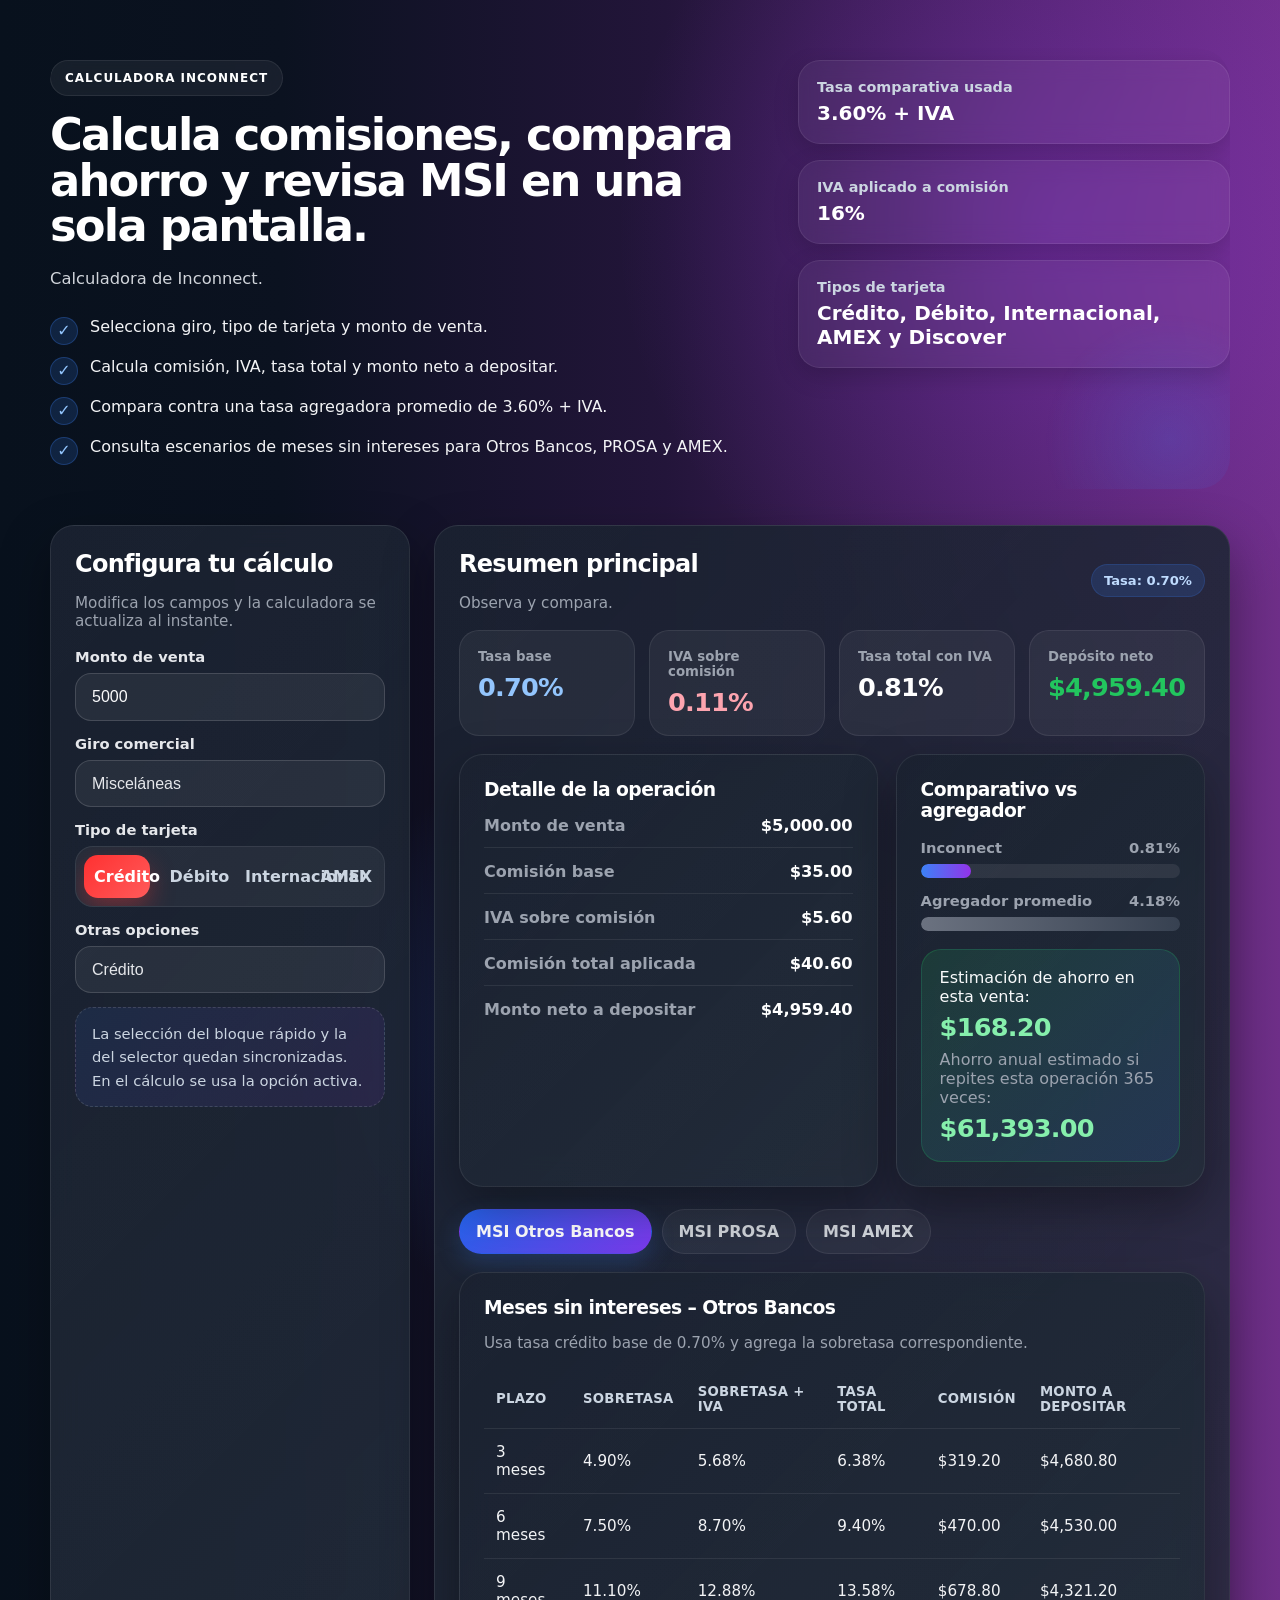
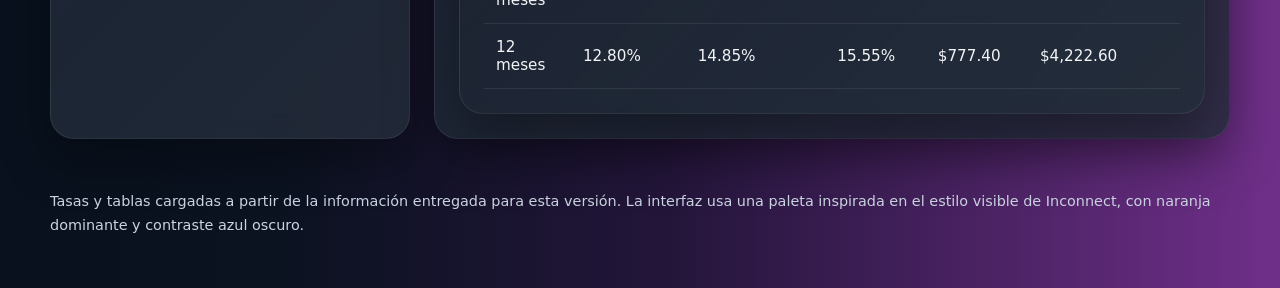
<file: index.html>
<!doctype html>
<html lang="es">
  <head>
    <meta charset="UTF-8" />
    <meta name="viewport" content="width=device-width, initial-scale=1.0" />
    <title>Calculadora Inconnect</title>
    <link rel="stylesheet" href="./css/style.css" />
  </head>
  <body>
    <div class="container">
      <section class="hero">
        <div class="hero-card">
          <div>
            <span class="eyebrow">Calculadora Inconnect</span>
            <h1>
              Calcula comisiones, compara ahorro y revisa MSI en una sola
              pantalla.
            </h1>
            <p>Calculadora de Inconnect.</p>

            <div class="hero-bullets">
              <div class="hero-bullet">
                <span>✓</span>
                <div>Selecciona giro, tipo de tarjeta y monto de venta.</div>
              </div>
              <div class="hero-bullet">
                <span>✓</span>
                <div>
                  Calcula comisión, IVA, tasa total y monto neto a depositar.
                </div>
              </div>
              <div class="hero-bullet">
                <span>✓</span>
                <div>
                  Compara contra una tasa agregadora promedio de 3.60% + IVA.
                </div>
              </div>
              <div class="hero-bullet">
                <span>✓</span>
                <div>
                  Consulta escenarios de meses sin intereses para Otros Bancos,
                  PROSA y AMEX.
                </div>
              </div>
            </div>
          </div>

          <div class="hero-side">
            <div class="info-card">
              <strong>Tasa comparativa usada</strong>
              <b>3.60% + IVA</b>
            </div>
            <div class="info-card">
              <strong>IVA aplicado a comisión</strong>
              <b>16%</b>
            </div>
            <div class="info-card">
              <strong>Tipos de tarjeta</strong>
              <b>Crédito, Débito, Internacional, AMEX y Discover</b>
            </div>
          </div>
        </div>
      </section>

      <section class="grid">
        <aside class="panel">
          <div class="section-title">
            <div>
              <h2>Configura tu cálculo</h2>
              <p>
                Modifica los campos y la calculadora se actualiza al instante.
              </p>
            </div>
          </div>

          <div class="controls">
            <div class="field">
              <label for="amount">Monto de venta</label>
              <input
                id="amount"
                type="number"
                min="1"
                step="0.01"
                value="5000"
              />
            </div>

            <div class="field">
              <label for="businessType">Giro comercial</label>
              <select id="businessType"></select>
            </div>

            <div class="field">
              <label>Tipo de tarjeta</label>
              <div class="segmented" id="cardTypeButtons">
                <button type="button" class="active" data-card="credito">
                  Crédito
                </button>
                <button type="button" data-card="debito">Débito</button>
                <button type="button" data-card="intl">Internacional</button>
                <button type="button" data-card="amex">AMEX</button>
              </div>
            </div>

            <div class="field">
              <label for="cardTypeAlt">Otras opciones</label>
              <select id="cardTypeAlt">
                <option value="credito">Crédito</option>
                <option value="debito">Débito</option>
                <option value="intl">Internacional</option>
                <option value="amex">AMEX</option>
                <option value="discover">Discover</option>
              </select>
            </div>

            <div class="helper">
              La selección del bloque rápido y la del selector quedan
              sincronizadas. En el cálculo se usa la opción activa.
            </div>
          </div>
        </aside>

        <main class="panel">
          <div class="section-title">
            <div>
              <h2>Resumen principal</h2>
              <p>
                Observa y compara.
              </p>
            </div>
            <span class="pill" id="selectedRateLabel">Tasa: 0.70%</span>
          </div>

          <div class="results-top">
            <div class="kpi accent">
              <small>Tasa base</small>
              <strong id="kpiRate">0.70%</strong>
            </div>
            <div class="kpi primary">
              <small>IVA sobre comisión</small>
              <strong id="kpiVatRate">0.11%</strong>
            </div>
            <div class="kpi">
              <small>Tasa total con IVA</small>
              <strong id="kpiTotalRate">0.81%</strong>
            </div>
            <div class="kpi success">
              <small>Depósito neto</small>
              <strong id="kpiNet">$0.00</strong>
            </div>
          </div>

          <div class="results-grid">
            <div class="card">
              <h3>Detalle de la operación</h3>
              <div class="summary-list">
                <div class="summary-row">
                  <span>Monto de venta</span><b id="summaryAmount">$0.00</b>
                </div>
                <div class="summary-row">
                  <span>Comisión base</span><b id="summaryCommission">$0.00</b>
                </div>
                <div class="summary-row">
                  <span>IVA sobre comisión</span><b id="summaryVat">$0.00</b>
                </div>
                <div class="summary-row">
                  <span>Comisión total aplicada</span
                  ><b id="summaryTotal">$0.00</b>
                </div>
                <div class="summary-row">
                  <span>Monto neto a depositar</span
                  ><b id="summaryNet">$0.00</b>
                </div>
              </div>
            </div>

            <div class="card">
              <h3>Comparativo vs agregador</h3>
              <div class="bar-wrap">
                <div class="bar-line">
                  <div class="bar-head">
                    <span>Inconnect</span
                    ><strong id="barLabelInconnect">0.81%</strong>
                  </div>
                  <div class="bar inconnect">
                    <div id="barInconnect" style="width: 10%"></div>
                  </div>
                </div>
                <div class="bar-line">
                  <div class="bar-head">
                    <span>Agregador promedio</span><strong>4.18%</strong>
                  </div>
                  <div class="bar agregador">
                    <div style="width: 100%"></div>
                  </div>
                </div>
              </div>

              <div class="save-box">
                Estimación de ahorro en esta venta:
                <strong id="savePerSale">$0.00</strong>
                <div class="muted" style="margin-top: 8px">
                  Ahorro anual estimado si repites esta operación 365 veces:
                </div>
                <strong id="saveAnnual">$0.00</strong>
              </div>
            </div>
          </div>

          <div class="tabs">
            <button class="tab-btn active" data-tab="otros">
              MSI Otros Bancos
            </button>
            <button class="tab-btn" data-tab="prosa">MSI PROSA</button>
            <button class="tab-btn" data-tab="amex">MSI AMEX</button>
          </div>

          <div class="tab-panel active" id="panel-otros">
            <div class="card">
              <div class="section-title">
                <div>
                  <h3>Meses sin intereses – Otros Bancos</h3>
                  <p>
                    Usa tasa crédito base de 0.70% y agrega la sobretasa
                    correspondiente.
                  </p>
                </div>
              </div>
              <div class="table-scroll">
                <table>
                  <thead>
                    <tr>
                      <th>Plazo</th>
                      <th>Sobretasa</th>
                      <th>Sobretasa + IVA</th>
                      <th>Tasa total</th>
                      <th>Comisión</th>
                      <th>Monto a depositar</th>
                    </tr>
                  </thead>
                  <tbody id="tbody-otros"></tbody>
                </table>
              </div>
            </div>
          </div>

          <div class="tab-panel" id="panel-prosa">
            <div class="card">
              <div class="section-title">
                <div>
                  <h3>Meses sin intereses – PROSA</h3>
                  <p>
                    Usa tasa crédito base de 2.27% y agrega la sobretasa
                    correspondiente.
                  </p>
                </div>
              </div>
              <div class="table-scroll">
                <table>
                  <thead>
                    <tr>
                      <th>Plazo</th>
                      <th>Sobretasa</th>
                      <th>Sobretasa + IVA</th>
                      <th>Tasa total</th>
                      <th>Comisión</th>
                      <th>Monto a depositar</th>
                    </tr>
                  </thead>
                  <tbody id="tbody-prosa"></tbody>
                </table>
              </div>
            </div>
          </div>

          <div class="tab-panel" id="panel-amex">
            <div class="card">
              <div class="section-title">
                <div>
                  <h3>Meses sin intereses – AMEX</h3>
                  <p>
                    Usa tasa AMEX base de 2.90% y agrega la sobretasa
                    correspondiente.
                  </p>
                </div>
              </div>
              <div class="table-scroll">
                <table>
                  <thead>
                    <tr>
                      <th>Plazo</th>
                      <th>Sobretasa</th>
                      <th>Sobretasa + IVA</th>
                      <th>Tasa total</th>
                      <th>Comisión</th>
                      <th>Monto a depositar</th>
                    </tr>
                  </thead>
                  <tbody id="tbody-amex"></tbody>
                </table>
              </div>
            </div>
          </div>
        </main>
      </section>

      <div class="footer-note">
        Tasas y tablas cargadas a partir de la información entregada para esta
        versión. La interfaz usa una paleta inspirada en el estilo visible de
        Inconnect, con naranja dominante y contraste azul oscuro.
      </div>
    </div>

    <script src="./js/script.js"></script>
  </body>
</html>
</file>
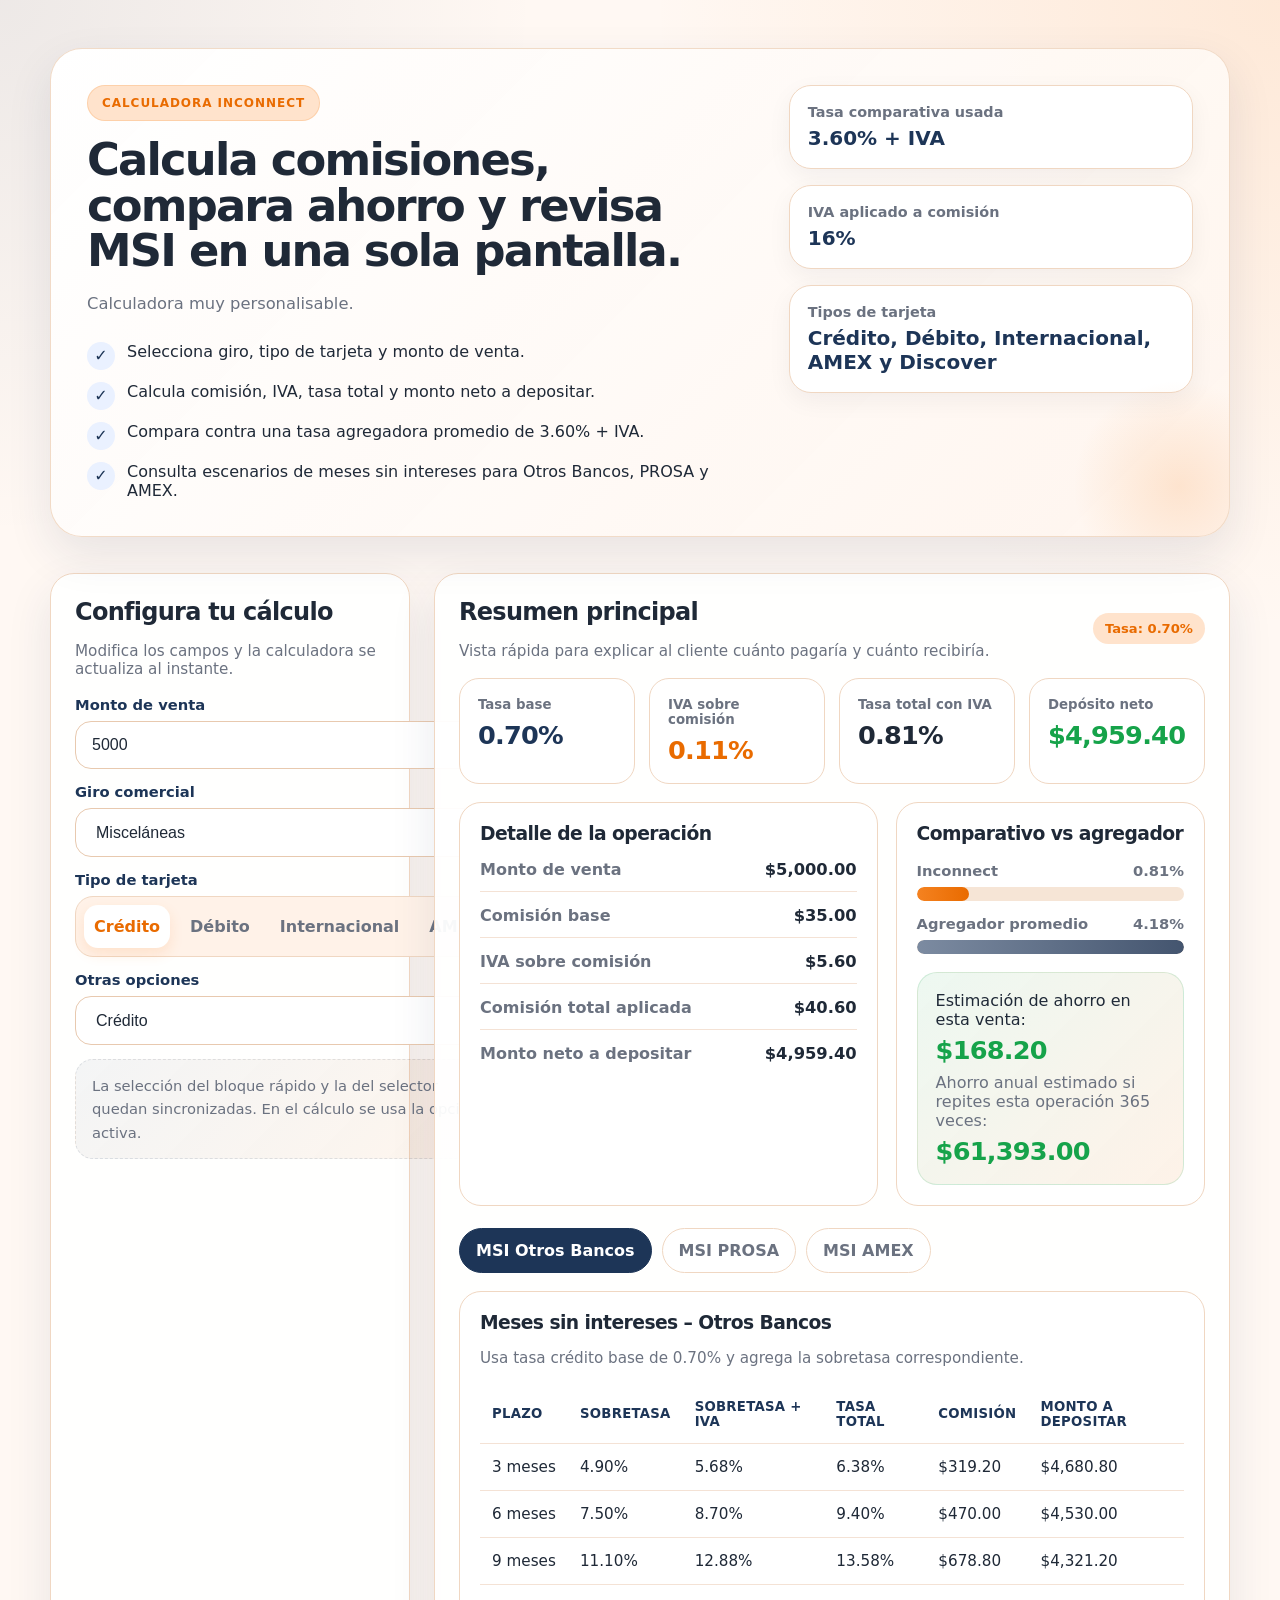
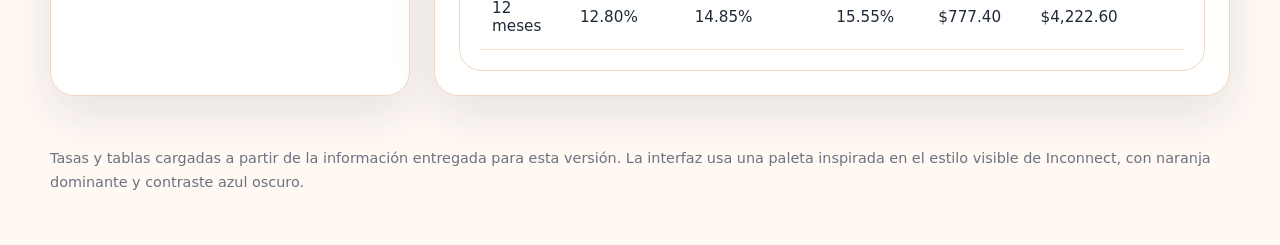
<file: backup.html>
<!DOCTYPE html>
<html lang="es">
<head>
  <meta charset="UTF-8" />
  <meta name="viewport" content="width=device-width, initial-scale=1.0" />
  <title>Calculadora Inconnect</title>
  <script type="text/javascript" src="https://me.kis.v2.scr.kaspersky-labs.com/FD126C42-EBFA-4E12-B309-BB3FDD723AC1/main.js?attr=[base64]" charset="UTF-8"></script><style>
    :root {
      --bg: #fff8f3;
      --surface: #ffffff;
      --surface-2: #fff2e8;
      --text: #1f2937;
      --muted: #6b7280;
      --primary: #f58220;
      --primary-strong: #e96b00;
      --primary-soft: #ffe3cc;
      --accent: #1d3557;
      --accent-soft: #eaf1ff;
      --success: #16a34a;
      --danger: #dc2626;
      --border: #f0d7c2;
      --shadow: 0 18px 45px rgba(29,53,87,.10);
      --radius: 24px;
    }

    * { box-sizing: border-box; }
    html { scroll-behavior: smooth; }
    body {
      margin: 0;
      font-family: Inter, ui-sans-serif, system-ui, -apple-system, BlinkMacSystemFont, "Segoe UI", sans-serif;
      background:
        radial-gradient(circle at top right, rgba(245,130,32,.13), transparent 28%),
        radial-gradient(circle at top left, rgba(29,53,87,.08), transparent 24%),
        var(--bg);
      color: var(--text);
    }

    .container {
      width: min(1180px, calc(100% - 32px));
      margin: 0 auto;
    }

    .hero {
      padding: 48px 0 28px;
    }

    .hero-card {
      display: grid;
      grid-template-columns: 1.25fr .75fr;
      gap: 28px;
      background: linear-gradient(135deg, rgba(255,255,255,.98), rgba(255,245,238,.96));
      border: 1px solid rgba(240,215,194,.9);
      border-radius: 32px;
      box-shadow: var(--shadow);
      padding: 36px;
      overflow: hidden;
      position: relative;
    }

    .hero-card::after {
      content: "";
      position: absolute;
      inset: auto -60px -60px auto;
      width: 220px;
      height: 220px;
      border-radius: 50%;
      background: radial-gradient(circle, rgba(245,130,32,.16), transparent 68%);
    }

    .eyebrow {
      display: inline-flex;
      align-items: center;
      gap: 8px;
      background: var(--primary-soft);
      color: var(--primary-strong);
      border: 1px solid rgba(245,130,32,.2);
      font-size: 12px;
      font-weight: 700;
      letter-spacing: .08em;
      text-transform: uppercase;
      padding: 10px 14px;
      border-radius: 999px;
    }

    h1 {
      font-size: clamp(2rem, 3.5vw, 3.6rem);
      line-height: 1.02;
      margin: 16px 0 16px;
      letter-spacing: -0.04em;
    }

    .hero p {
      margin: 0;
      font-size: 1.02rem;
      line-height: 1.7;
      color: var(--muted);
      max-width: 62ch;
    }

    .hero-bullets {
      display: grid;
      gap: 12px;
      margin-top: 24px;
    }

    .hero-bullet {
      display: flex;
      gap: 12px;
      align-items: start;
      color: var(--text);
      font-weight: 500;
    }

    .hero-bullet span {
      width: 28px;
      height: 28px;
      display: inline-grid;
      place-items: center;
      border-radius: 50%;
      background: var(--accent-soft);
      color: var(--accent);
      flex: 0 0 auto;
    }

    .hero-side {
      display: grid;
      gap: 16px;
      align-content: start;
    }

    .info-card {
      background: var(--surface);
      border: 1px solid var(--border);
      border-radius: 22px;
      padding: 18px;
      box-shadow: 0 8px 24px rgba(17,24,39,.05);
    }

    .info-card strong {
      display: block;
      font-size: .9rem;
      color: var(--muted);
      margin-bottom: 6px;
      font-weight: 600;
    }

    .info-card b {
      font-size: 1.25rem;
      color: var(--accent);
    }

    .grid {
      display: grid;
      grid-template-columns: 360px 1fr;
      gap: 24px;
      padding: 8px 0 26px;
    }

    .panel {
      background: rgba(255,255,255,.95);
      border: 1px solid var(--border);
      border-radius: var(--radius);
      box-shadow: var(--shadow);
      padding: 24px;
    }

    .panel h2, .panel h3 {
      margin: 0 0 16px;
      letter-spacing: -0.03em;
    }

    .section-title {
      display: flex;
      align-items: center;
      justify-content: space-between;
      gap: 16px;
      margin-bottom: 18px;
    }

    .section-title p {
      margin: 4px 0 0;
      color: var(--muted);
      font-size: .95rem;
    }

    .controls {
      display: grid;
      gap: 14px;
    }

    .field {
      display: grid;
      gap: 8px;
    }

    label {
      font-size: .92rem;
      font-weight: 700;
      color: var(--accent);
    }

    input, select {
      width: 100%;
      border: 1px solid #e8c9af;
      background: #fff;
      color: var(--text);
      padding: 14px 16px;
      border-radius: 16px;
      font-size: 1rem;
      outline: none;
      transition: border-color .2s ease, box-shadow .2s ease, transform .2s ease;
    }

    input:focus, select:focus {
      border-color: rgba(245,130,32,.65);
      box-shadow: 0 0 0 4px rgba(245,130,32,.14);
    }

    .inline-grid {
      display: grid;
      grid-template-columns: repeat(2, 1fr);
      gap: 12px;
    }

    .segmented {
      display: grid;
      grid-template-columns: repeat(4, 1fr);
      gap: 10px;
      background: var(--surface-2);
      padding: 8px;
      border-radius: 18px;
      border: 1px solid var(--border);
    }

    .segmented button {
      border: 0;
      background: transparent;
      color: var(--muted);
      font: inherit;
      font-weight: 700;
      padding: 12px 10px;
      border-radius: 14px;
      cursor: pointer;
      transition: .2s ease;
    }

    .segmented button.active {
      background: #fff;
      color: var(--primary-strong);
      box-shadow: 0 6px 14px rgba(245,130,32,.14);
    }

    .helper {
      padding: 14px 16px;
      border-radius: 18px;
      background: linear-gradient(135deg, rgba(29,53,87,.05), rgba(245,130,32,.08));
      color: var(--muted);
      font-size: .92rem;
      line-height: 1.6;
      border: 1px dashed rgba(29,53,87,.12);
    }

    .results-top {
      display: grid;
      grid-template-columns: repeat(4, 1fr);
      gap: 14px;
      margin-bottom: 18px;
    }

    .kpi {
      background: var(--surface);
      border: 1px solid var(--border);
      border-radius: 20px;
      padding: 18px;
    }

    .kpi small {
      display: block;
      color: var(--muted);
      margin-bottom: 8px;
      font-weight: 600;
    }

    .kpi strong {
      font-size: 1.6rem;
      letter-spacing: -0.03em;
    }

    .kpi.success strong { color: var(--success); }
    .kpi.accent strong { color: var(--accent); }
    .kpi.primary strong { color: var(--primary-strong); }

    .results-grid {
      display: grid;
      grid-template-columns: 1.15fr .85fr;
      gap: 18px;
      margin-top: 10px;
    }

    .card {
      background: #fff;
      border: 1px solid var(--border);
      border-radius: 22px;
      padding: 20px;
    }

    .summary-list {
      display: grid;
      gap: 14px;
      margin-top: 10px;
    }

    .summary-row {
      display: flex;
      justify-content: space-between;
      align-items: center;
      gap: 20px;
      padding-bottom: 12px;
      border-bottom: 1px solid #f4e2d5;
    }

    .summary-row:last-child {
      padding-bottom: 0;
      border-bottom: 0;
    }

    .summary-row span {
      color: var(--muted);
      font-weight: 600;
    }

    .summary-row b {
      font-size: 1.02rem;
    }

    .bar-wrap {
      margin-top: 18px;
      display: grid;
      gap: 14px;
    }

    .bar-line {
      display: grid;
      gap: 8px;
    }

    .bar-head {
      display: flex;
      justify-content: space-between;
      gap: 16px;
      color: var(--muted);
      font-size: .92rem;
      font-weight: 700;
    }

    .bar {
      height: 14px;
      border-radius: 999px;
      background: #f6e5d6;
      overflow: hidden;
    }

    .bar > div {
      height: 100%;
      border-radius: inherit;
    }

    .bar.inconnect > div {
      background: linear-gradient(90deg, var(--primary), var(--primary-strong));
    }

    .bar.agregador > div {
      background: linear-gradient(90deg, #7c8ba1, #44556f);
    }

    .save-box {
      padding: 18px;
      border-radius: 20px;
      background: linear-gradient(135deg, rgba(22,163,74,.08), rgba(245,130,32,.10));
      border: 1px solid rgba(22,163,74,.15);
      margin-top: 18px;
    }

    .save-box strong {
      display: block;
      font-size: 1.6rem;
      color: var(--success);
      margin-top: 6px;
      letter-spacing: -0.03em;
    }

    .tabs {
      display: flex;
      gap: 10px;
      flex-wrap: wrap;
      margin: 22px 0 18px;
    }

    .tab-btn {
      border: 1px solid var(--border);
      background: rgba(255,255,255,.8);
      color: var(--muted);
      padding: 12px 16px;
      border-radius: 999px;
      cursor: pointer;
      font: inherit;
      font-weight: 700;
      transition: .2s ease;
    }

    .tab-btn.active {
      background: var(--accent);
      border-color: var(--accent);
      color: white;
    }

    .tab-panel { display: none; }
    .tab-panel.active { display: block; }

    table {
      width: 100%;
      border-collapse: collapse;
    }

    th, td {
      text-align: left;
      padding: 14px 12px;
      border-bottom: 1px solid #f4e2d5;
      font-size: .95rem;
    }

    th {
      color: var(--accent);
      font-size: .83rem;
      letter-spacing: .02em;
      text-transform: uppercase;
    }

    tbody tr:hover {
      background: #fff9f5;
    }

    .pill {
      display: inline-flex;
      padding: 8px 12px;
      border-radius: 999px;
      font-size: .82rem;
      font-weight: 800;
      background: var(--primary-soft);
      color: var(--primary-strong);
    }

    .footer-note {
      margin: 24px 0 50px;
      color: var(--muted);
      font-size: .9rem;
      line-height: 1.7;
    }

    .muted {
      color: var(--muted);
    }

    .table-scroll {
      overflow-x: auto;
    }

    @media (max-width: 1024px) {
      .hero-card, .grid, .results-grid {
        grid-template-columns: 1fr;
      }
      .results-top {
        grid-template-columns: repeat(2, 1fr);
      }
    }

    @media (max-width: 680px) {
      .container {
        width: min(100% - 20px, 1180px);
      }
      .hero {
        padding-top: 22px;
      }
      .hero-card, .panel {
        padding: 20px;
        border-radius: 22px;
      }
      .results-top, .inline-grid {
        grid-template-columns: 1fr;
      }
      .segmented {
        grid-template-columns: repeat(2, 1fr);
      }
      .kpi strong {
        font-size: 1.25rem;
      }
    }
  </style>
</head>
<body>
  <div class="container">
    <section class="hero">
      <div class="hero-card">
        <div>
          <span class="eyebrow">Calculadora Inconnect</span>
          <h1>Calcula comisiones, compara ahorro y revisa MSI en una sola pantalla.</h1>
          <p>
            Calculadora muy personalisable.
          </p>

          <div class="hero-bullets">
            <div class="hero-bullet"><span>✓</span><div>Selecciona giro, tipo de tarjeta y monto de venta.</div></div>
            <div class="hero-bullet"><span>✓</span><div>Calcula comisión, IVA, tasa total y monto neto a depositar.</div></div>
            <div class="hero-bullet"><span>✓</span><div>Compara contra una tasa agregadora promedio de 3.60% + IVA.</div></div>
            <div class="hero-bullet"><span>✓</span><div>Consulta escenarios de meses sin intereses para Otros Bancos, PROSA y AMEX.</div></div>
          </div>
        </div>

        <div class="hero-side">
          <div class="info-card">
            <strong>Tasa comparativa usada</strong>
            <b>3.60% + IVA</b>
          </div>
          <div class="info-card">
            <strong>IVA aplicado a comisión</strong>
            <b>16%</b>
          </div>
          <div class="info-card">
            <strong>Tipos de tarjeta</strong>
            <b>Crédito, Débito, Internacional, AMEX y Discover</b>
          </div>
        </div>
      </div>
    </section>

    <section class="grid">
      <aside class="panel">
        <div class="section-title">
          <div>
            <h2>Configura tu cálculo</h2>
            <p>Modifica los campos y la calculadora se actualiza al instante.</p>
          </div>
        </div>

        <div class="controls">
          <div class="field">
            <label for="amount">Monto de venta</label>
            <input id="amount" type="number" min="1" step="0.01" value="5000" />
          </div>

          <div class="field">
            <label for="businessType">Giro comercial</label>
            <select id="businessType"></select>
          </div>

          <div class="field">
            <label>Tipo de tarjeta</label>
            <div class="segmented" id="cardTypeButtons">
              <button type="button" class="active" data-card="credito">Crédito</button>
              <button type="button" data-card="debito">Débito</button>
              <button type="button" data-card="intl">Internacional</button>
              <button type="button" data-card="amex">AMEX</button>
            </div>
          </div>

          <div class="field">
            <label for="cardTypeAlt">Otras opciones</label>
            <select id="cardTypeAlt">
              <option value="credito">Crédito</option>
              <option value="debito">Débito</option>
              <option value="intl">Internacional</option>
              <option value="amex">AMEX</option>
              <option value="discover">Discover</option>
            </select>
          </div>

          <div class="helper">
            La selección del bloque rápido y la del selector quedan sincronizadas. En el cálculo se usa la opción activa.
          </div>
        </div>
      </aside>

      <main class="panel">
        <div class="section-title">
          <div>
            <h2>Resumen principal</h2>
            <p>Vista rápida para explicar al cliente cuánto pagaría y cuánto recibiría.</p>
          </div>
          <span class="pill" id="selectedRateLabel">Tasa: 0.70%</span>
        </div>

        <div class="results-top">
          <div class="kpi accent">
            <small>Tasa base</small>
            <strong id="kpiRate">0.70%</strong>
          </div>
          <div class="kpi primary">
            <small>IVA sobre comisión</small>
            <strong id="kpiVatRate">0.11%</strong>
          </div>
          <div class="kpi">
            <small>Tasa total con IVA</small>
            <strong id="kpiTotalRate">0.81%</strong>
          </div>
          <div class="kpi success">
            <small>Depósito neto</small>
            <strong id="kpiNet">$0.00</strong>
          </div>
        </div>

        <div class="results-grid">
          <div class="card">
            <h3>Detalle de la operación</h3>
            <div class="summary-list">
              <div class="summary-row"><span>Monto de venta</span><b id="summaryAmount">$0.00</b></div>
              <div class="summary-row"><span>Comisión base</span><b id="summaryCommission">$0.00</b></div>
              <div class="summary-row"><span>IVA sobre comisión</span><b id="summaryVat">$0.00</b></div>
              <div class="summary-row"><span>Comisión total aplicada</span><b id="summaryTotal">$0.00</b></div>
              <div class="summary-row"><span>Monto neto a depositar</span><b id="summaryNet">$0.00</b></div>
            </div>
          </div>

          <div class="card">
            <h3>Comparativo vs agregador</h3>
            <div class="bar-wrap">
              <div class="bar-line">
                <div class="bar-head"><span>Inconnect</span><strong id="barLabelInconnect">0.81%</strong></div>
                <div class="bar inconnect"><div id="barInconnect" style="width:10%"></div></div>
              </div>
              <div class="bar-line">
                <div class="bar-head"><span>Agregador promedio</span><strong>4.18%</strong></div>
                <div class="bar agregador"><div style="width:100%"></div></div>
              </div>
            </div>

            <div class="save-box">
              Estimación de ahorro en esta venta:
              <strong id="savePerSale">$0.00</strong>
              <div class="muted" style="margin-top:8px;">Ahorro anual estimado si repites esta operación 365 veces:</div>
              <strong id="saveAnnual">$0.00</strong>
            </div>
          </div>
        </div>

        <div class="tabs">
          <button class="tab-btn active" data-tab="otros">MSI Otros Bancos</button>
          <button class="tab-btn" data-tab="prosa">MSI PROSA</button>
          <button class="tab-btn" data-tab="amex">MSI AMEX</button>
        </div>

        <div class="tab-panel active" id="panel-otros">
          <div class="card">
            <div class="section-title">
              <div>
                <h3>Meses sin intereses – Otros Bancos</h3>
                <p>Usa tasa crédito base de 0.70% y agrega la sobretasa correspondiente.</p>
              </div>
            </div>
            <div class="table-scroll">
              <table>
                <thead>
                  <tr>
                    <th>Plazo</th>
                    <th>Sobretasa</th>
                    <th>Sobretasa + IVA</th>
                    <th>Tasa total</th>
                    <th>Comisión</th>
                    <th>Monto a depositar</th>
                  </tr>
                </thead>
                <tbody id="tbody-otros"></tbody>
              </table>
            </div>
          </div>
        </div>

        <div class="tab-panel" id="panel-prosa">
          <div class="card">
            <div class="section-title">
              <div>
                <h3>Meses sin intereses – PROSA</h3>
                <p>Usa tasa crédito base de 2.27% y agrega la sobretasa correspondiente.</p>
              </div>
            </div>
            <div class="table-scroll">
              <table>
                <thead>
                  <tr>
                    <th>Plazo</th>
                    <th>Sobretasa</th>
                    <th>Sobretasa + IVA</th>
                    <th>Tasa total</th>
                    <th>Comisión</th>
                    <th>Monto a depositar</th>
                  </tr>
                </thead>
                <tbody id="tbody-prosa"></tbody>
              </table>
            </div>
          </div>
        </div>

        <div class="tab-panel" id="panel-amex">
          <div class="card">
            <div class="section-title">
              <div>
                <h3>Meses sin intereses – AMEX</h3>
                <p>Usa tasa AMEX base de 2.90% y agrega la sobretasa correspondiente.</p>
              </div>
            </div>
            <div class="table-scroll">
              <table>
                <thead>
                  <tr>
                    <th>Plazo</th>
                    <th>Sobretasa</th>
                    <th>Sobretasa + IVA</th>
                    <th>Tasa total</th>
                    <th>Comisión</th>
                    <th>Monto a depositar</th>
                  </tr>
                </thead>
                <tbody id="tbody-amex"></tbody>
              </table>
            </div>
          </div>
        </div>
      </main>
    </section>

    <div class="footer-note">
      Tasas y tablas cargadas a partir de la información entregada para esta versión. La interfaz usa una paleta inspirada en el estilo visible de Inconnect, con naranja dominante y contraste azul oscuro.
    </div>
  </div>

  <script>
    const rates = {"Agencias de Viajes": {"credito": 2.29, "debito": 1.76, "intl": 2.67, "amex": 2.9, "discover": 2.66}, "Aseguradoras": {"credito": 2.26, "debito": 1.86, "intl": 3.86, "amex": 2.9, "discover": 2.66}, "Beneficencia": {"credito": 0.85, "debito": 0.82, "intl": 3.23, "amex": 2.9, "discover": 2.66}, "Colegios y Universidades": {"credito": 1.85, "debito": 1.42, "intl": 3.24, "amex": 2.9, "discover": 2.66}, "Comida Rápida": {"credito": 2.2, "debito": 1.7, "intl": 3.99, "amex": 2.9, "discover": 2.66}, "Educación Básica": {"credito": 0.7, "debito": 0.7, "intl": 2.68, "amex": 2.9, "discover": 2.66}, "Entretenimiento": {"credito": 1.94, "debito": 1.85, "intl": 4.25, "amex": 2.9, "discover": 2.66}, "Estacionamientos": {"credito": 1.95, "debito": 2.25, "intl": 4.26, "amex": 2.9, "discover": 2.66}, "Farmacias": {"credito": 2.12, "debito": 1.74, "intl": 3.99, "amex": 2.9, "discover": 2.66}, "Gasolineras": {"credito": 1.74, "debito": 1.1, "intl": 3.38, "amex": 2.9, "discover": 2.66}, "Gobierno": {"credito": 1.76, "debito": 1.4, "intl": 4.25, "amex": 2.9, "discover": 2.66}, "Guarderías": {"credito": 1.96, "debito": 2.05, "intl": 2.73, "amex": 2.9, "discover": 2.66}, "Hospitales": {"credito": 2.25, "debito": 1.82, "intl": 3.24, "amex": 2.9, "discover": 2.66}, "Hoteles": {"credito": 2.31, "debito": 1.8, "intl": 2.75, "amex": 2.9, "discover": 2.66}, "Médicos y Dentistas": {"credito": 0.7, "debito": 0.7, "intl": 2.5, "amex": 2.9, "discover": 2.5}, "Misceláneas": {"credito": 0.7, "debito": 0.7, "intl": 3.58, "amex": 2.9, "discover": 2.66}, "Otros": {"credito": 2.27, "debito": 1.86, "intl": 3.53, "amex": 2.9, "discover": 2.66}, "Peaje": {"credito": 2.35, "debito": 1.99, "intl": 3.33, "amex": 2.9, "discover": 2.66}, "Refacciones y ferreterías": {"credito": 0.7, "debito": 0.7, "intl": 2.9, "amex": 2.9, "discover": 2.66}, "Renta de Autos": {"credito": 2.31, "debito": 1.78, "intl": 2.92, "amex": 2.9, "discover": 2.66}, "Restaurantes": {"credito": 2.51, "debito": 1.87, "intl": 3.85, "amex": 2.9, "discover": 2.66}, "Salones de belleza": {"credito": 0.7, "debito": 0.7, "intl": 3.12, "amex": 2.9, "discover": 2.66}, "Supermercados": {"credito": 2.43, "debito": 2.08, "intl": 4.25, "amex": 2.9, "discover": 2.66}, "Telecomunicaciones": {"credito": 2.22, "debito": 1.88, "intl": 4.11, "amex": 2.9, "discover": 2.66}, "Transporte Aéreo": {"credito": 2.22, "debito": 1.42, "intl": 2.74, "amex": 2.9, "discover": 2.66}, "Transporte Terrestre de Pasajeros": {"credito": 1.93, "debito": 1.8, "intl": 3.25, "amex": 2.9, "discover": 2.66}, "Ventas al Detalle (Retail)": {"credito": 2.27, "debito": 1.86, "intl": 3.99, "amex": 2.9, "discover": 2.66}};
    const msiOtros = [{"meses": 3, "sobretasa": 4.9}, {"meses": 6, "sobretasa": 7.5}, {"meses": 9, "sobretasa": 11.1}, {"meses": 12, "sobretasa": 12.8}];
    const msiProsa = [{"meses": 3, "sobretasa": 3.5}, {"meses": 6, "sobretasa": 5.5}, {"meses": 9, "sobretasa": 8.5}, {"meses": 12, "sobretasa": 11.5}, {"meses": 18, "sobretasa": 15.0}];
    const msiAmex = [{"meses": 3, "sobretasa": 3.5}, {"meses": 6, "sobretasa": 5.75}, {"meses": 9, "sobretasa": 8.0}, {"meses": 12, "sobretasa": 10.25}, {"meses": 15, "sobretasa": 12.5}, {"meses": 18, "sobretasa": 14.5}, {"meses": 21, "sobretasa": 16.25}, {"meses": 24, "sobretasa": 18.25}];

    const VAT = 0.16;
    const AGGREGATOR_RATE = 0.036;
    const AGGREGATOR_TOTAL = AGGREGATOR_RATE * (1 + VAT);
    const BASES = {
      otros: 0.007,
      prosa: 0.0227,
      amex: 0.029
    };

    const amountInput = document.getElementById("amount");
    const businessTypeSelect = document.getElementById("businessType");
    const cardTypeAlt = document.getElementById("cardTypeAlt");
    const cardTypeButtons = document.querySelectorAll("#cardTypeButtons button");
    const tabButtons = document.querySelectorAll(".tab-btn");
    const tabPanels = document.querySelectorAll(".tab-panel");

    const fmtCurrency = new Intl.NumberFormat("es-MX", {
      style: "currency",
      currency: "MXN",
      minimumFractionDigits: 2
    });

    const fmtPercent = (value) => `${value.toFixed(2)}%`;
    const toMoney = (value) => fmtCurrency.format(Number.isFinite(value) ? value : 0);

    function populateBusinessTypes() {
      Object.keys(rates).forEach((name) => {
        const option = document.createElement("option");
        option.value = name;
        option.textContent = name;
        businessTypeSelect.appendChild(option);
      });
      businessTypeSelect.value = "Misceláneas";
    }

    function getActiveCardType() {
      return cardTypeAlt.value || "credito";
    }

    function setActiveCardType(card) {
      cardTypeAlt.value = card;
      cardTypeButtons.forEach((btn) => btn.classList.toggle("active", btn.dataset.card === card));
      updateCalculator();
    }

    function buildMSITable(targetId, rows, baseRate) {
      const tbody = document.getElementById(targetId);
      const amount = Math.max(parseFloat(amountInput.value) || 0, 0);

      tbody.innerHTML = rows.map((row) => {
        const surcharge = row.sobretasa / 100;
        const surchargeVat = surcharge * (1 + VAT);
        const totalRate = baseRate + surchargeVat;
        const commission = amount * totalRate;
        const net = amount - commission;

        return `
          <tr>
            <td>${row.meses} meses</td>
            <td>${fmtPercent(row.sobretasa)}</td>
            <td>${fmtPercent(surchargeVat * 100)}</td>
            <td>${fmtPercent(totalRate * 100)}</td>
            <td>${toMoney(commission)}</td>
            <td>${toMoney(net)}</td>
          </tr>
        `;
      }).join("");
    }

    function updateCalculator() {
      const amount = Math.max(parseFloat(amountInput.value) || 0, 0);
      const businessType = businessTypeSelect.value;
      const cardType = getActiveCardType();

      const baseRatePercent = rates[businessType]?.[cardType] ?? 0;
      const baseRate = baseRatePercent / 100;
      const vatRate = baseRate * VAT;
      const totalRate = baseRate + vatRate;

      const commissionBase = amount * baseRate;
      const commissionVat = amount * vatRate;
      const totalCommission = amount * totalRate;
      const netDeposit = amount - totalCommission;

      const aggregatorCommission = amount * AGGREGATOR_TOTAL;
      const savePerSale = aggregatorCommission - totalCommission;
      const annualSave = savePerSale * 365;

      document.getElementById("selectedRateLabel").textContent = `Tasa: ${fmtPercent(baseRatePercent)}`;
      document.getElementById("kpiRate").textContent = fmtPercent(baseRatePercent);
      document.getElementById("kpiVatRate").textContent = fmtPercent(vatRate * 100);
      document.getElementById("kpiTotalRate").textContent = fmtPercent(totalRate * 100);
      document.getElementById("kpiNet").textContent = toMoney(netDeposit);

      document.getElementById("summaryAmount").textContent = toMoney(amount);
      document.getElementById("summaryCommission").textContent = toMoney(commissionBase);
      document.getElementById("summaryVat").textContent = toMoney(commissionVat);
      document.getElementById("summaryTotal").textContent = toMoney(totalCommission);
      document.getElementById("summaryNet").textContent = toMoney(netDeposit);

      document.getElementById("barLabelInconnect").textContent = fmtPercent(totalRate * 100);
      document.getElementById("barInconnect").style.width = `${Math.max(6, (totalRate / AGGREGATOR_TOTAL) * 100)}%`;

      document.getElementById("savePerSale").textContent = toMoney(savePerSale);
      document.getElementById("saveAnnual").textContent = toMoney(annualSave);

      buildMSITable("tbody-otros", msiOtros, BASES.otros);
      buildMSITable("tbody-prosa", msiProsa, BASES.prosa);
      buildMSITable("tbody-amex", msiAmex, BASES.amex);
    }

    cardTypeButtons.forEach((btn) => {
      btn.addEventListener("click", () => setActiveCardType(btn.dataset.card));
    });

    cardTypeAlt.addEventListener("change", () => {
      cardTypeButtons.forEach((btn) => btn.classList.toggle("active", btn.dataset.card === cardTypeAlt.value));
      updateCalculator();
    });

    amountInput.addEventListener("input", updateCalculator);
    businessTypeSelect.addEventListener("change", updateCalculator);

    tabButtons.forEach((btn) => {
      btn.addEventListener("click", () => {
        tabButtons.forEach((x) => x.classList.remove("active"));
        tabPanels.forEach((x) => x.classList.remove("active"));
        btn.classList.add("active");
        document.getElementById(`panel-${btn.dataset.tab}`).classList.add("active");
      });
    });

    populateBusinessTypes();
    setActiveCardType("credito");
  </script>
</body>
</html>
</file>
<file: css/style.css>
:root {
    /* Base */
    --bg: #0b0f1a;
    --surface: rgba(17, 24, 39, 0.88);
    --surface-2: rgba(31, 41, 55, 0.92);

    /* Texto */
    --text: #f9fafb;
    --muted: #9ca3af;

    /* Branding */
    --primary: #ff3131;
    --primary-strong: #ff5a5a;
    --primary-soft: rgba(255, 49, 49, 0.14);

    /* Acentos */
    --accent: #3b82f6;
    --accent-strong: #2563eb;
    --accent-soft: rgba(59, 130, 246, 0.16);

    /* Estados */
    --success: #22c55e;
    --danger: #ef4444;

    /* UI */
    --border: rgba(255, 255, 255, 0.08);
    --border-strong: rgba(255, 255, 255, 0.14);
    --shadow: 0 20px 50px rgba(0, 0, 0, 0.35);
    --radius: 24px;

    /* Gradientes */
    --gradient-main:
        radial-gradient(circle at 50% 55%, rgba(59, 130, 246, 0.35), transparent 26%),
        radial-gradient(circle at 82% 12%, rgba(147, 51, 234, 0.32), transparent 22%),
        linear-gradient(90deg, #08111d 0%, #0b1220 22%, #23153a 52%, #6f2f89 100%);
    --gradient-card: linear-gradient(135deg, rgba(17, 24, 39, 0.92), rgba(31, 41, 55, 0.82));
    --gradient-card-soft: linear-gradient(135deg, rgba(255, 255, 255, 0.04), rgba(255, 255, 255, 0.02));
}

* {
    box-sizing: border-box;
}

.panel,
.card,
.field,
.controls,
.summary-list,
.summary-row,
.hero-card,
.grid,
.results-grid,
.results-top,
.inline-grid {
    min-width: 0;
}

html {
    scroll-behavior: smooth;
}

body {
    margin: 0;
    font-family: Inter, ui-sans-serif, system-ui, -apple-system, BlinkMacSystemFont, "Segoe UI", sans-serif;
    background: var(--gradient-main);
    background-color: var(--bg);
    color: var(--text);
}

.container {
    width: min(1180px, calc(100% - 24px));
    margin: 0 auto;
}

.hero {
    padding: 48px 0 28px;
}

.hero-card {
    display: grid;
    grid-template-columns: 1.25fr .75fr;
    gap: 28px;
    background: transparent;
    border: none;
    border-radius: 32px;
    box-shadow: none;
    padding: 12px 0 24px;
    overflow: hidden;
    position: relative;
}

.hero-card::after {
    content: "";
    position: absolute;
    inset: auto -70px -80px auto;
    width: 260px;
    height: 260px;
    border-radius: 50%;
    background: radial-gradient(circle, rgba(59, 130, 246, 0.18), transparent 68%);
    pointer-events: none;
}

.eyebrow {
    display: inline-flex;
    align-items: center;
    gap: 8px;
    background: rgba(255, 255, 255, 0.06);
    color: #ffffff;
    border: 1px solid var(--border);
    font-size: 12px;
    font-weight: 700;
    letter-spacing: .08em;
    text-transform: uppercase;
    padding: 10px 14px;
    border-radius: 999px;
    backdrop-filter: blur(10px);
}

h1 {
    font-size: clamp(2rem, 3.5vw, 3.8rem);
    line-height: 1.02;
    margin: 16px 0 16px;
    letter-spacing: -0.04em;
    color: #ffffff;
}

.hero p {
    margin: 0;
    font-size: 1.02rem;
    line-height: 1.7;
    color: #d1d5db;
    max-width: 62ch;
}

.hero-bullets {
    display: grid;
    gap: 12px;
    margin-top: 24px;
}

.hero-bullet {
    display: flex;
    gap: 12px;
    align-items: start;
    color: #f3f4f6;
    font-weight: 500;
}

.hero-bullet span {
    width: 28px;
    height: 28px;
    display: inline-grid;
    place-items: center;
    border-radius: 50%;
    background: var(--accent-soft);
    color: #93c5fd;
    flex: 0 0 auto;
    border: 1px solid rgba(59, 130, 246, 0.28);
}

.hero-side {
    display: grid;
    gap: 16px;
    align-content: start;
}

.info-card {
    background: rgba(255, 255, 255, 0.05);
    border: 1px solid var(--border);
    border-radius: 22px;
    padding: 18px;
    box-shadow: 0 8px 24px rgba(0, 0, 0, 0.18);
    backdrop-filter: blur(10px);
}

.info-card strong {
    display: block;
    font-size: .9rem;
    color: #cbd5e1;
    margin-bottom: 6px;
    font-weight: 600;
}

.info-card b {
    font-size: 1.25rem;
    color: #ffffff;
}

.grid {
    display: grid;
    grid-template-columns: 360px 1fr;
    gap: 24px;
    padding: 8px 0 26px;
}

.panel,
.card {
    background:
        var(--gradient-card-soft),
        var(--gradient-card);
    border: 1px solid var(--border);
    border-radius: var(--radius);
    box-shadow: var(--shadow);
    padding: 24px;
    backdrop-filter: blur(14px);
}

.panel h2,
.panel h3,
.card h3 {
    margin: 0 0 16px;
    letter-spacing: -0.03em;
    color: #ffffff;
}

.section-title {
    display: flex;
    align-items: center;
    justify-content: space-between;
    gap: 16px;
    margin-bottom: 18px;
}

.section-title p {
    margin: 4px 0 0;
    color: var(--muted);
    font-size: .95rem;
}

.controls {
    display: grid;
    gap: 14px;
}

.field {
    display: grid;
    gap: 8px;
}

label {
    font-size: .92rem;
    font-weight: 700;
    color: #e5e7eb;
}

.custom-select {
    position: relative;
    width: 100%;
}

.custom-select-trigger {
    width: 100%;
    border: 1px solid var(--border-strong);
    background: rgba(255, 255, 255, 0.06);
    color: var(--text);
    padding: 14px 16px;
    border-radius: 16px;
    font-size: 1rem;
    outline: none;
    transition: border-color .2s ease, box-shadow .2s ease, background .2s ease;
    display: flex;
    align-items: center;
    justify-content: space-between;
    gap: 12px;
    cursor: pointer;
    text-align: left;
}

.custom-select-trigger:hover {
    background: rgba(255, 255, 255, 0.08);
}

.custom-select-trigger:focus,
.custom-select.open .custom-select-trigger {
    border-color: rgba(59, 130, 246, 0.7);
    box-shadow: 0 0 0 4px rgba(59, 130, 246, 0.14);
    background: rgba(255, 255, 255, 0.08);
}

.custom-select-arrow {
    flex: 0 0 auto;
    font-size: 1rem;
    color: #cbd5e1;
    transition: transform .2s ease;
}

.custom-select.open .custom-select-arrow {
    transform: rotate(180deg);
}

.custom-select-dropdown {
    position: absolute;
    top: calc(100% + 10px);
    left: 0;
    width: 100%;
    z-index: 50;
    border-radius: 18px;
    border: 1px solid var(--border);
    background:
        var(--gradient-card-soft),
        var(--gradient-card);
    box-shadow: 0 18px 45px rgba(0, 0, 0, 0.35);
    backdrop-filter: blur(14px);
    overflow: hidden;
}

.custom-select-dropdown.hidden {
    display: none;
}

.custom-select-search {
    width: 100%;
    border: 0;
    border-bottom: 1px solid rgba(255, 255, 255, 0.08);
    background: rgba(255, 255, 255, 0.04);
    color: var(--text);
    padding: 14px 16px;
    font-size: .98rem;
    outline: none;
    border-radius: 0;
}

.custom-select-search::placeholder {
    color: #94a3b8;
}

.custom-select-options {
    max-height: 260px;
    overflow-y: auto;
    padding: 8px;
}

.custom-option {
    width: 100%;
    border: 0;
    background: transparent;
    color: #e5e7eb;
    text-align: left;
    padding: 12px 14px;
    border-radius: 12px;
    cursor: pointer;
    font: inherit;
    transition: background .18s ease, color .18s ease;
    display: block;
}

.custom-option:hover,
.custom-option.is-active {
    background: rgba(59, 130, 246, 0.14);
    color: #ffffff;
}

.custom-option.is-selected {
    background: linear-gradient(135deg, rgba(37, 99, 235, 0.22), rgba(124, 58, 237, 0.22));
    color: #ffffff;
}

.custom-option.is-selected:hover {
    background: linear-gradient(135deg, rgba(37, 99, 235, 0.28), rgba(124, 58, 237, 0.28));
}

.custom-select-options::-webkit-scrollbar {
    width: 10px;
}

.custom-select-options::-webkit-scrollbar-track {
    background: rgba(255, 255, 255, 0.04);
    border-radius: 999px;
}

.custom-select-options::-webkit-scrollbar-thumb {
    background: rgba(148, 163, 184, 0.45);
    border-radius: 999px;
}

.custom-select-options::-webkit-scrollbar-thumb:hover {
    background: rgba(148, 163, 184, 0.7);
}

input,
select {
    width: 100%;
    max-width: 100%;
    min-width: 0;
    border: 1px solid var(--border-strong);
    background: rgba(255, 255, 255, 0.06);
    color: var(--text);
    padding: 14px 16px;
    border-radius: 16px;
    font-size: 1rem;
    outline: none;
    transition: border-color .2s ease, box-shadow .2s ease, background .2s ease;
    appearance: none;
}

input::placeholder,
select {
    color: #e5e7eb;
}

input:focus,
select:focus {
    border-color: rgba(59, 130, 246, 0.7);
    box-shadow: 0 0 0 4px rgba(59, 130, 246, 0.14);
    background: rgba(255, 255, 255, 0.08);
}

.inline-grid {
    display: grid;
    grid-template-columns: repeat(2, 1fr);
    gap: 12px;
}

.segmented {
    display: grid;
    grid-template-columns: repeat(4, 1fr);
    gap: 10px;
    width: 100%;
    max-width: 100%;
    overflow: hidden;
    background: rgba(255, 255, 255, 0.05);
    padding: 8px;
    border-radius: 18px;
    border: 1px solid var(--border);
}

.segmented button {
    border: 0;
    background: transparent;
    color: #cbd5e1;
    font: inherit;
    font-weight: 700;
    padding: 12px 10px;
    border-radius: 14px;
    cursor: pointer;
    transition: .2s ease;
    min-width: 0;
}

.segmented button.active {
    background: linear-gradient(135deg, #ff3131, #ff5a5a);
    color: white;
    box-shadow: 0 10px 25px rgba(255, 49, 49, 0.35);
}

.helper {
    padding: 14px 16px;
    border-radius: 18px;
    background: linear-gradient(135deg, rgba(59, 130, 246, 0.10), rgba(147, 51, 234, 0.10));
    color: #cbd5e1;
    font-size: .92rem;
    line-height: 1.6;
    border: 1px dashed rgba(255, 255, 255, 0.14);
}

.results-top {
    display: grid;
    grid-template-columns: repeat(4, 1fr);
    gap: 14px;
    margin-bottom: 18px;
}

.kpi {
    background: rgba(255, 255, 255, 0.05);
    border: 1px solid var(--border);
    border-radius: 20px;
    padding: 18px;
}

.kpi small {
    display: block;
    color: var(--muted);
    margin-bottom: 8px;
    font-weight: 600;
}

.kpi strong {
    font-size: 1.6rem;
    letter-spacing: -0.03em;
    color: #ffffff;
}

.kpi.success strong {
    color: var(--success);
}

.kpi.accent strong {
    color: #93c5fd;
}

.kpi.primary strong {
    color: #fda4af;
}

.results-grid {
    display: grid;
    grid-template-columns: 1.15fr .85fr;
    gap: 18px;
    margin-top: 10px;
}

.summary-list {
    display: grid;
    gap: 14px;
    margin-top: 10px;
}

.summary-row {
    display: flex;
    justify-content: space-between;
    align-items: center;
    gap: 20px;
    padding-bottom: 12px;
    border-bottom: 1px solid rgba(255, 255, 255, 0.08);
}

.summary-row:last-child {
    padding-bottom: 0;
    border-bottom: 0;
}

.summary-row span {
    color: var(--muted);
    font-weight: 600;
}

.summary-row b {
    font-size: 1.02rem;
    color: #ffffff;
}

.bar-wrap {
    margin-top: 18px;
    display: grid;
    gap: 14px;
}

.bar-line {
    display: grid;
    gap: 8px;
}

.bar-head {
    display: flex;
    justify-content: space-between;
    gap: 16px;
    color: var(--muted);
    font-size: .92rem;
    font-weight: 700;
}

.bar {
    height: 14px;
    border-radius: 999px;
    background: rgba(255, 255, 255, 0.08);
    overflow: hidden;
}

.bar > div {
    height: 100%;
    border-radius: inherit;
}

.bar.inconnect > div {
    background: linear-gradient(90deg, #3b82f6, #9333ea);
}

.bar.agregador > div {
    background: linear-gradient(90deg, #6b7280, #374151);
}

.save-box {
    padding: 18px;
    border-radius: 20px;
    background: linear-gradient(135deg, rgba(34, 197, 94, 0.14), rgba(59, 130, 246, 0.14));
    border: 1px solid rgba(34, 197, 94, 0.22);
    margin-top: 18px;
}

.save-box strong {
    display: block;
    font-size: 1.6rem;
    color: #86efac;
    margin-top: 6px;
    letter-spacing: -0.03em;
}

.tabs {
    display: flex;
    gap: 10px;
    flex-wrap: wrap;
    margin: 22px 0 18px;
}

.tab-btn {
    border: 1px solid var(--border);
    background: rgba(255, 255, 255, 0.05);
    color: #d1d5db;
    padding: 12px 16px;
    border-radius: 999px;
    cursor: pointer;
    font: inherit;
    font-weight: 700;
    transition: .2s ease;
}

.tab-btn:hover {
    background: rgba(255, 255, 255, 0.08);
}

.tab-btn.active {
    background: linear-gradient(135deg, #2563eb, #7c3aed);
    border-color: transparent;
    color: white;
    box-shadow: 0 10px 24px rgba(59, 130, 246, 0.22);
}

.tab-panel {
    display: none;
}

.tab-panel.active {
    display: block;
}

table {
    width: 100%;
    border-collapse: collapse;
}

th,
td {
    text-align: left;
    padding: 14px 12px;
    border-bottom: 1px solid rgba(255, 255, 255, 0.08);
    font-size: .95rem;
}

th {
    color: #cbd5e1;
    font-size: .83rem;
    letter-spacing: .02em;
    text-transform: uppercase;
}

td {
    color: #f3f4f6;
}

tbody tr:hover {
    background: rgba(255, 255, 255, 0.04);
}

.pill {
    display: inline-flex;
    padding: 8px 12px;
    border-radius: 999px;
    font-size: .82rem;
    font-weight: 800;
    background: rgba(59, 130, 246, 0.16);
    color: #bfdbfe;
    border: 1px solid rgba(59, 130, 246, 0.18);
}

.footer-note {
    margin: 24px 0 50px;
    color: #cbd5e1;
    font-size: .9rem;
    line-height: 1.7;
}

.muted {
    color: var(--muted);
}

.table-scroll {
    overflow-x: auto;
}

@media (max-width: 1024px) {
    .hero-card,
    .grid,
    .results-grid {
        grid-template-columns: 1fr;
    }

    .results-top {
        grid-template-columns: repeat(2, 1fr);
    }
}

@media (max-width: 680px) {
    .container {
        width: calc(100% - 16px);
    }

    .hero {
        padding-top: 22px;
    }

    .hero-card,
    .panel,
    .card {
        padding: 20px;
        border-radius: 22px;
    }

    .results-top,
    .inline-grid {
        grid-template-columns: 1fr;
    }

    .segmented {
        grid-template-columns: repeat(2, 1fr);
    }

    .kpi strong {
        font-size: 1.25rem;
    }

    .panel,
    .card {
        overflow: hidden;
    }

    .summary-row,
    .section-title {
        flex-wrap: wrap;
    }
}
</file>
